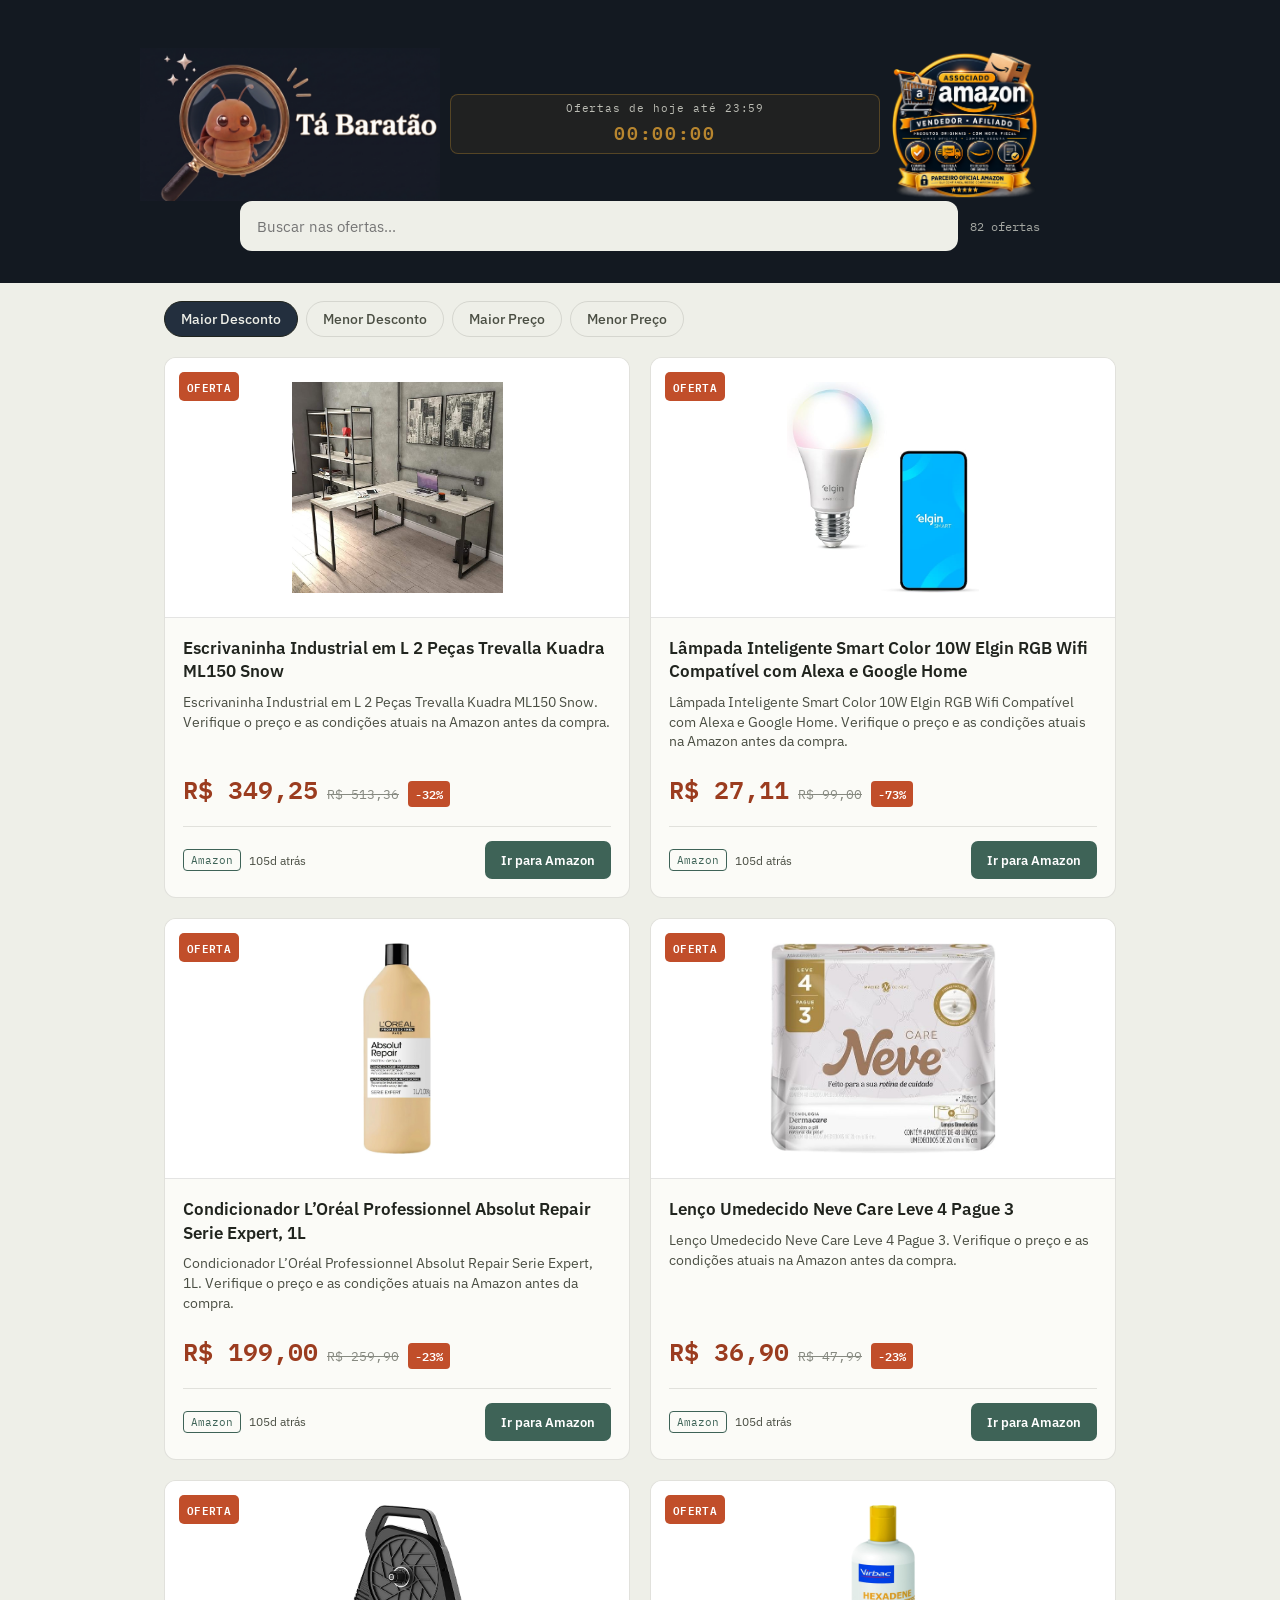
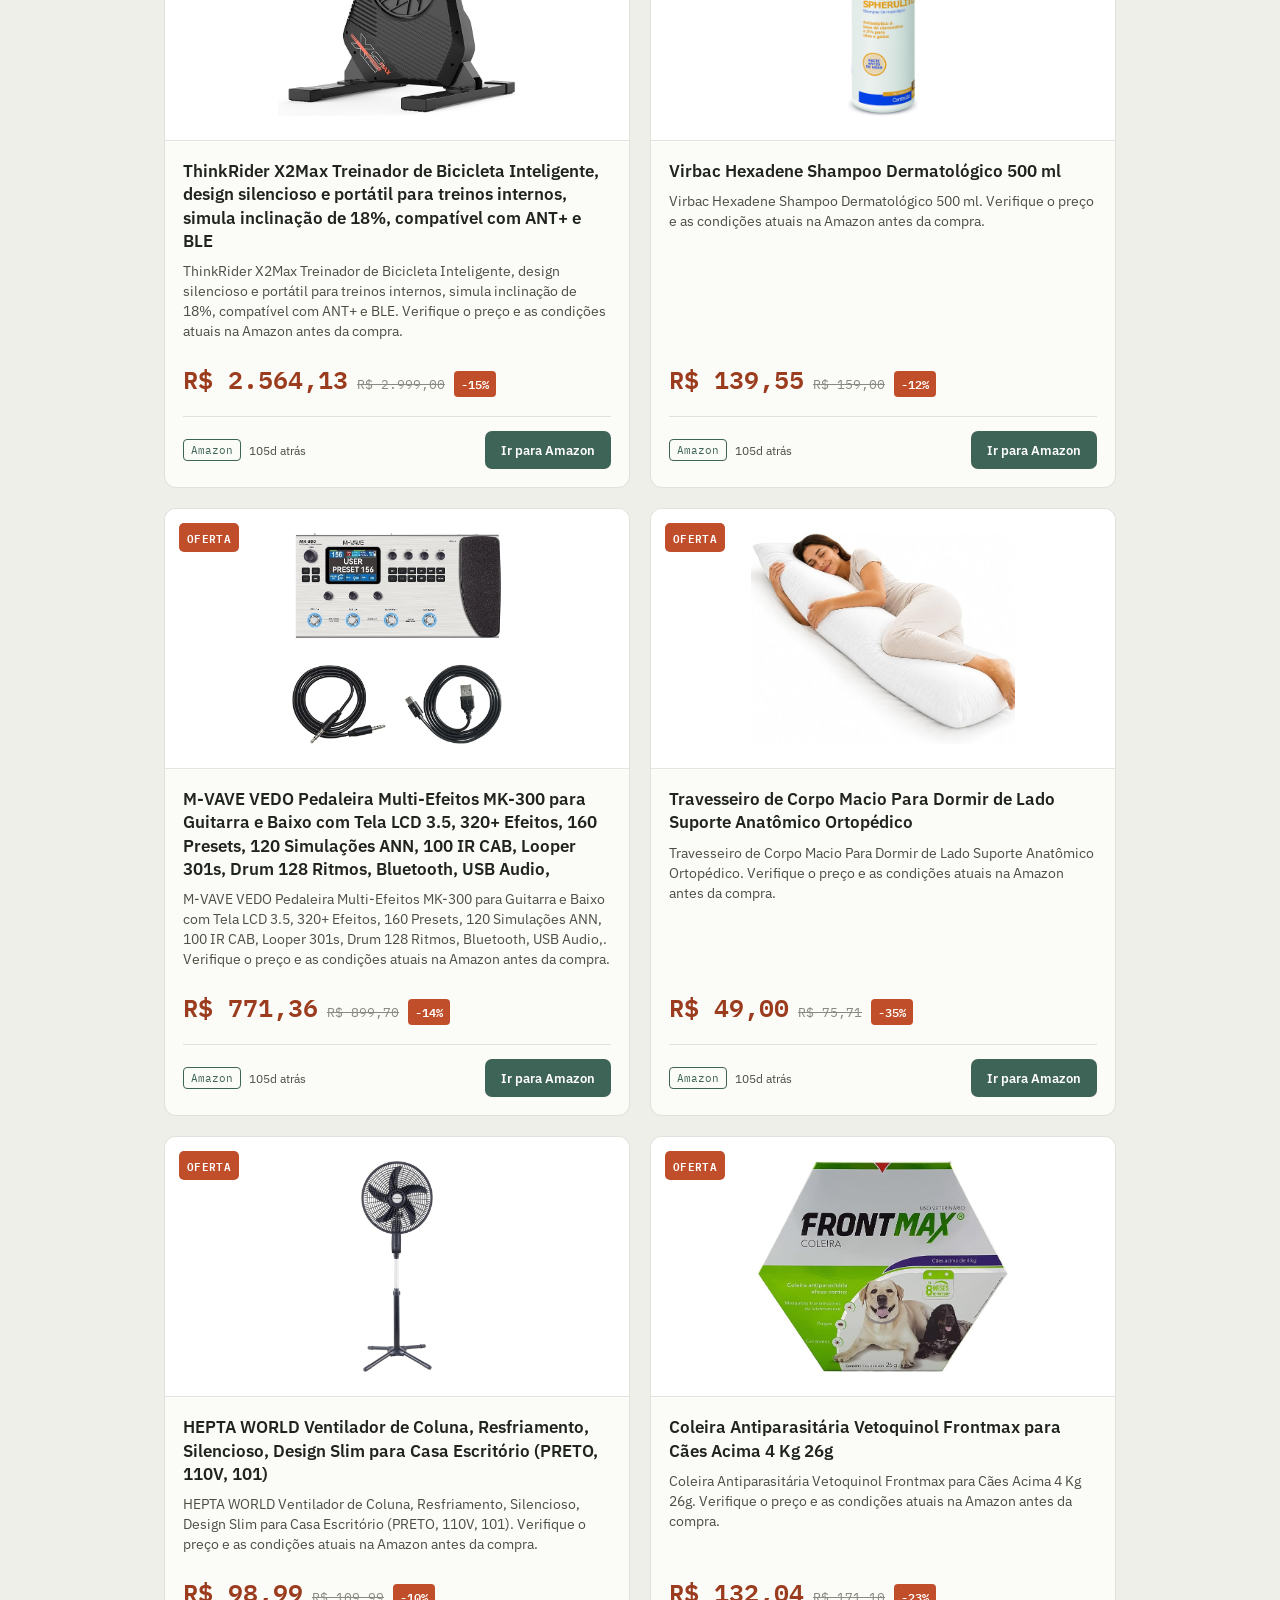
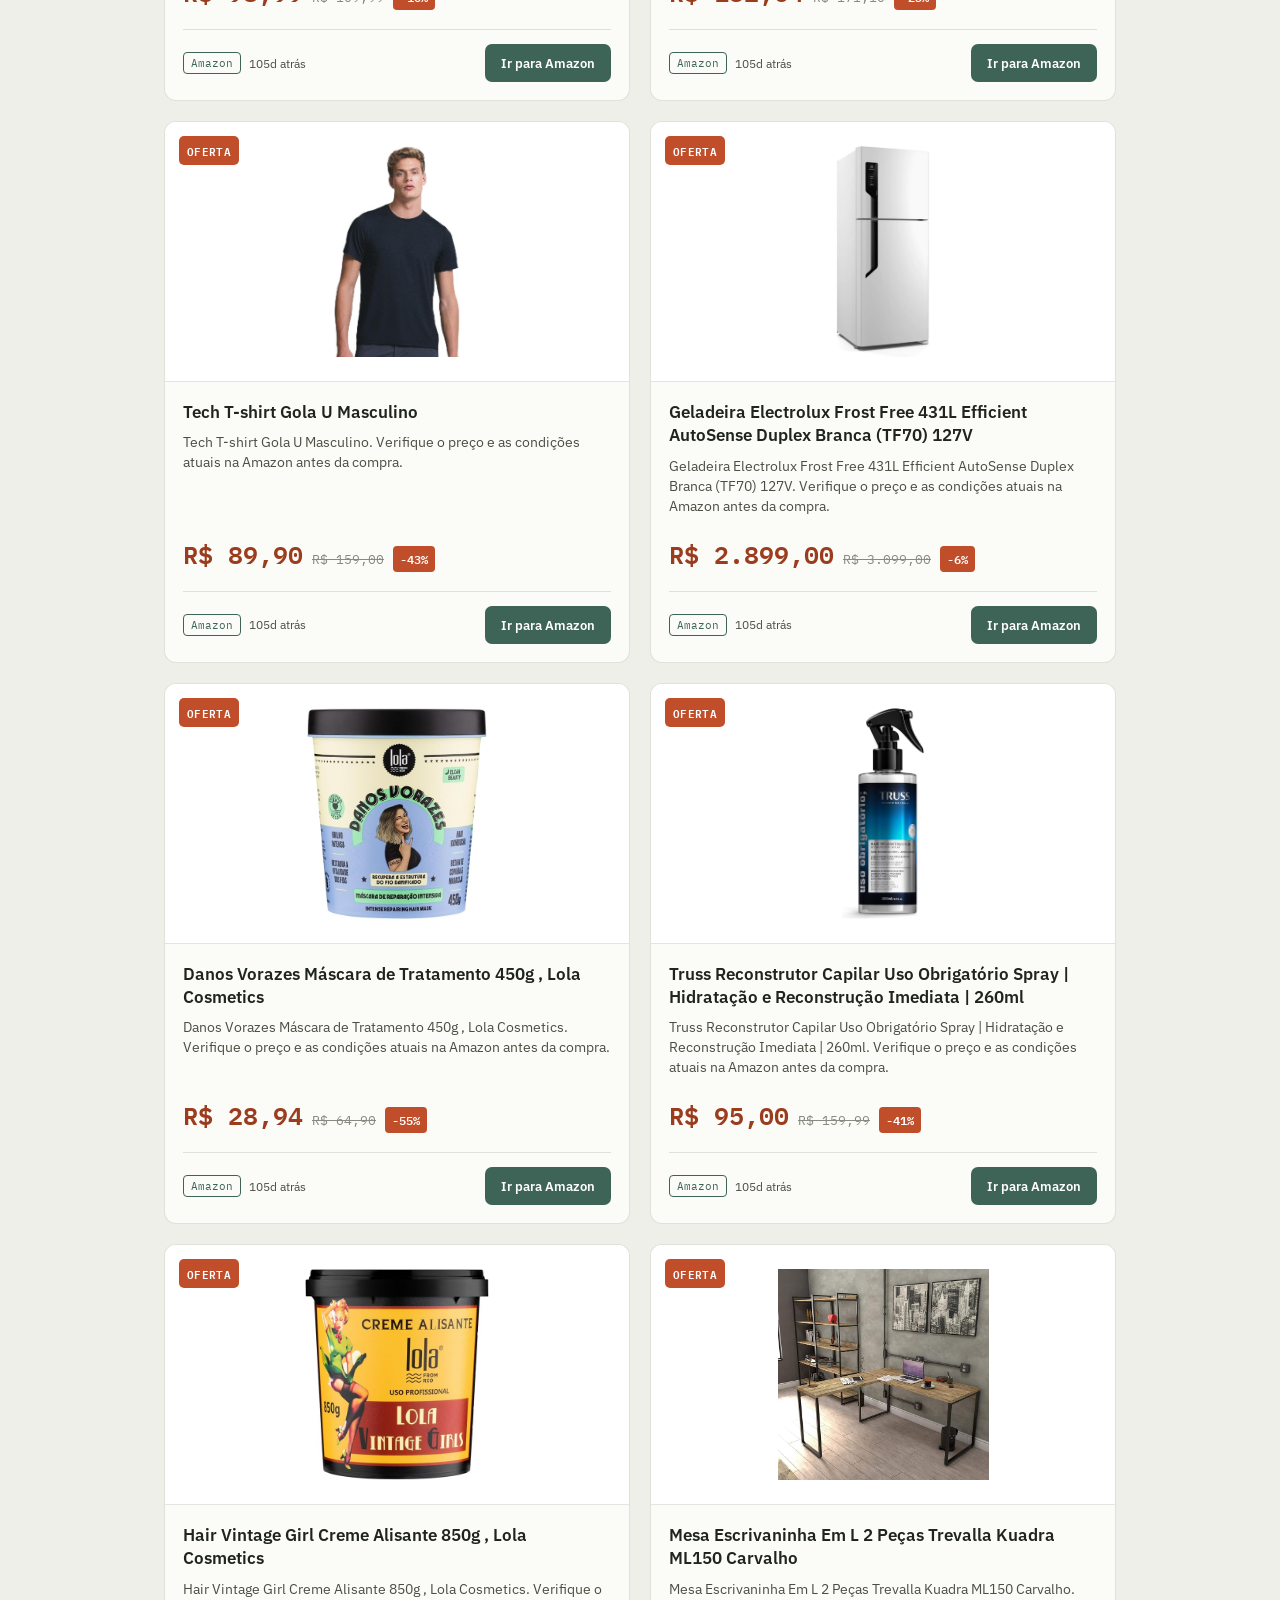
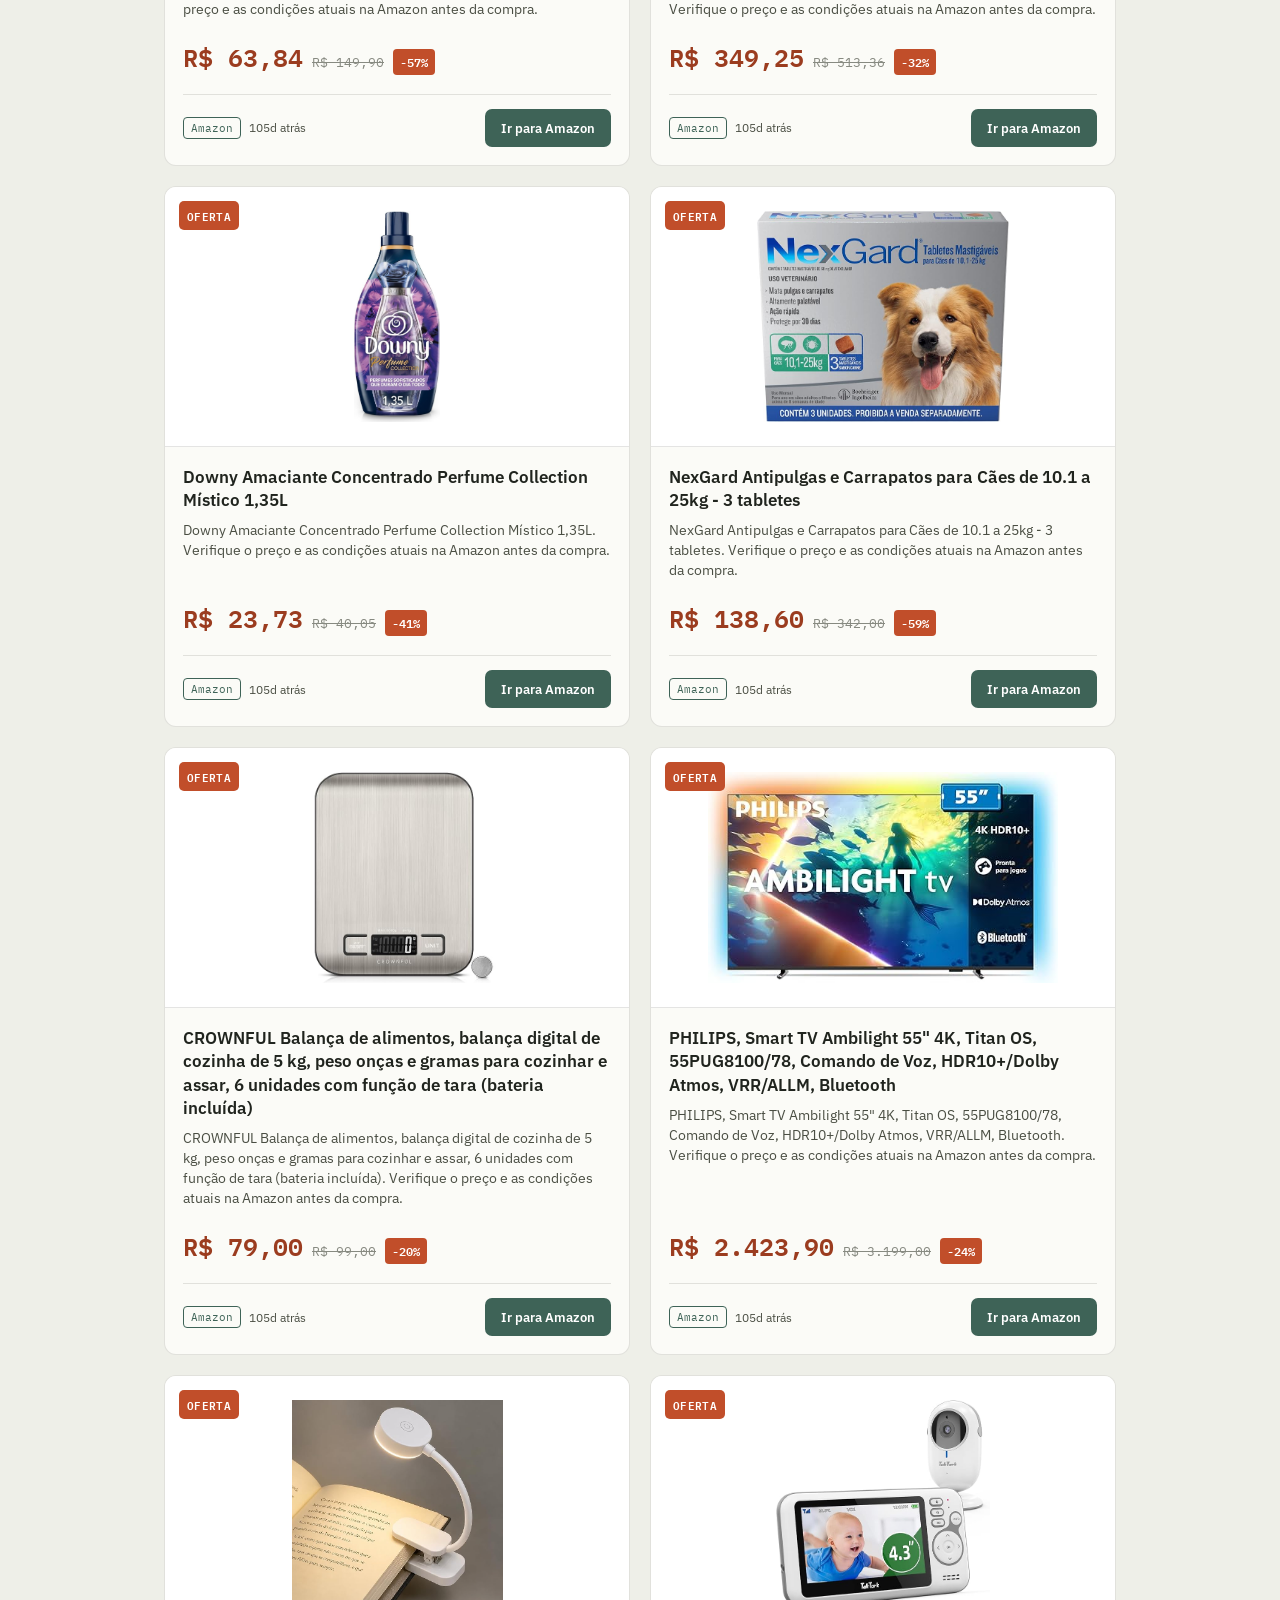
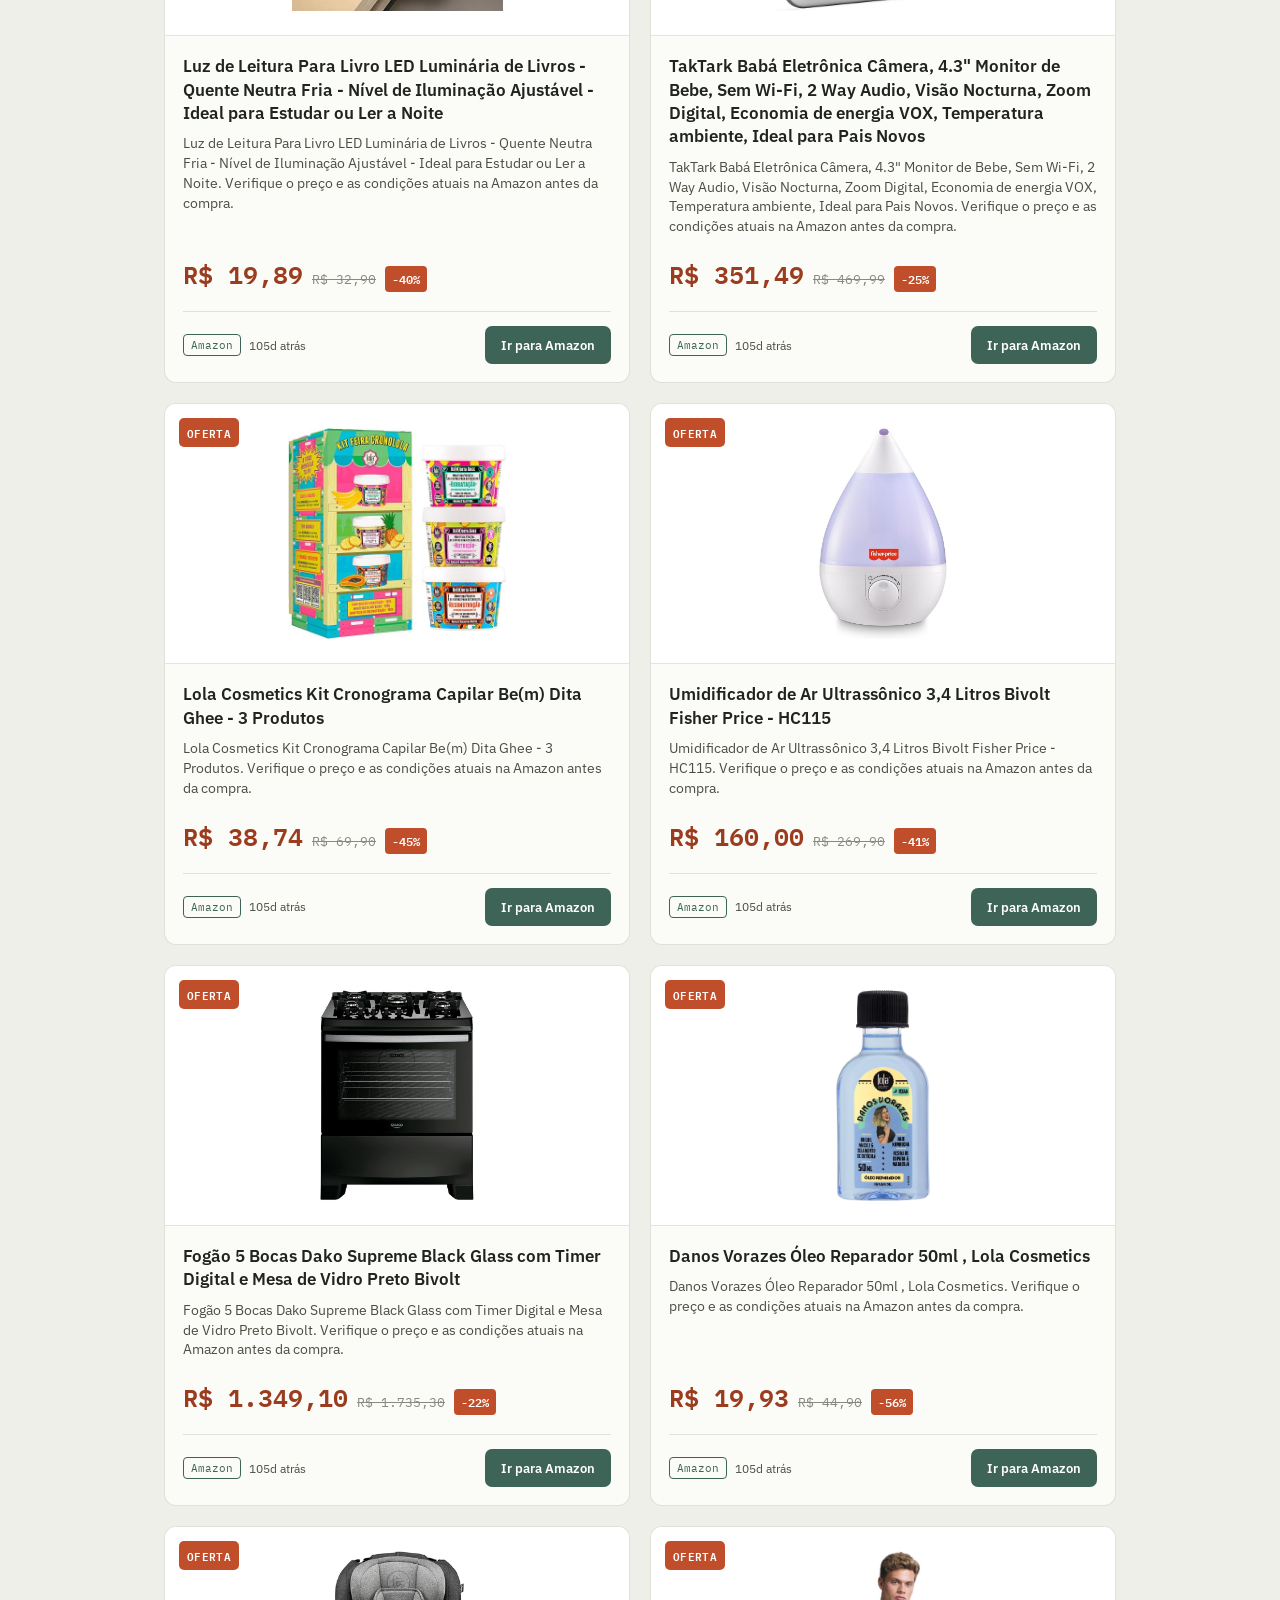
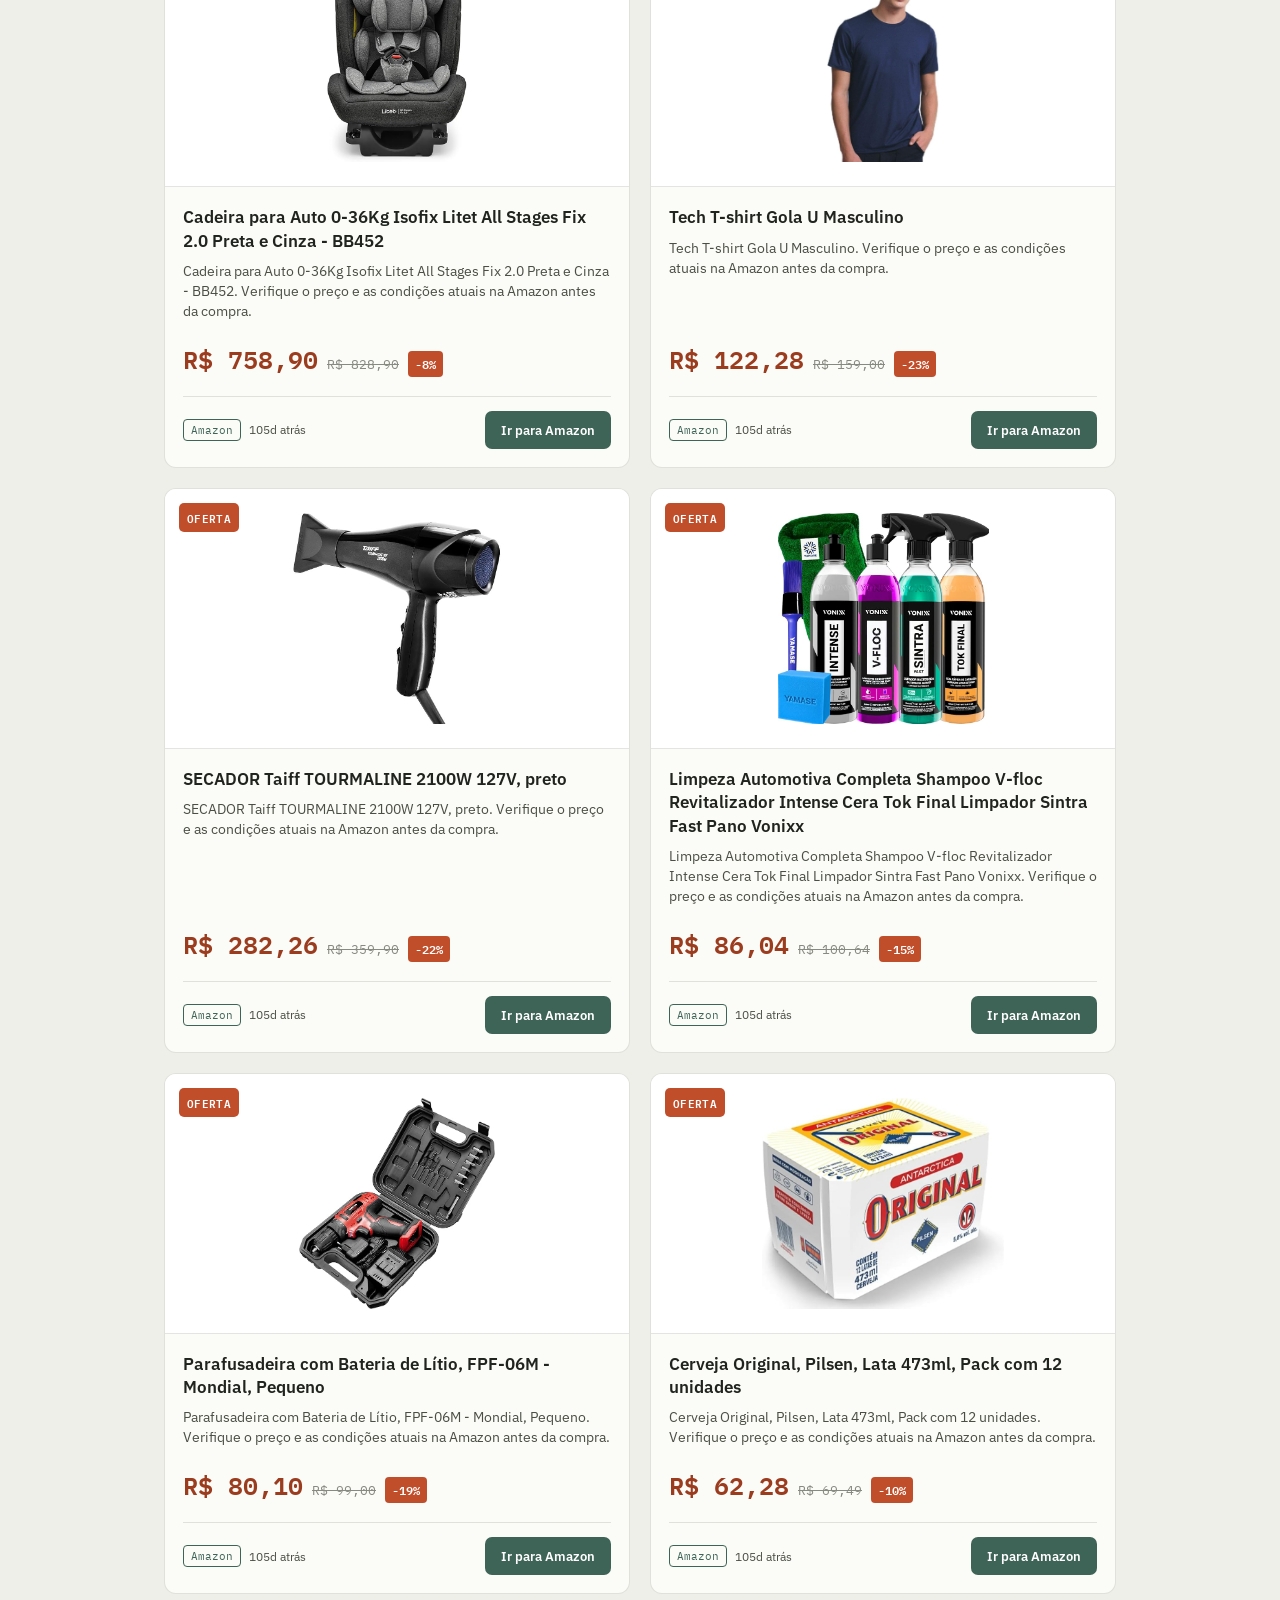
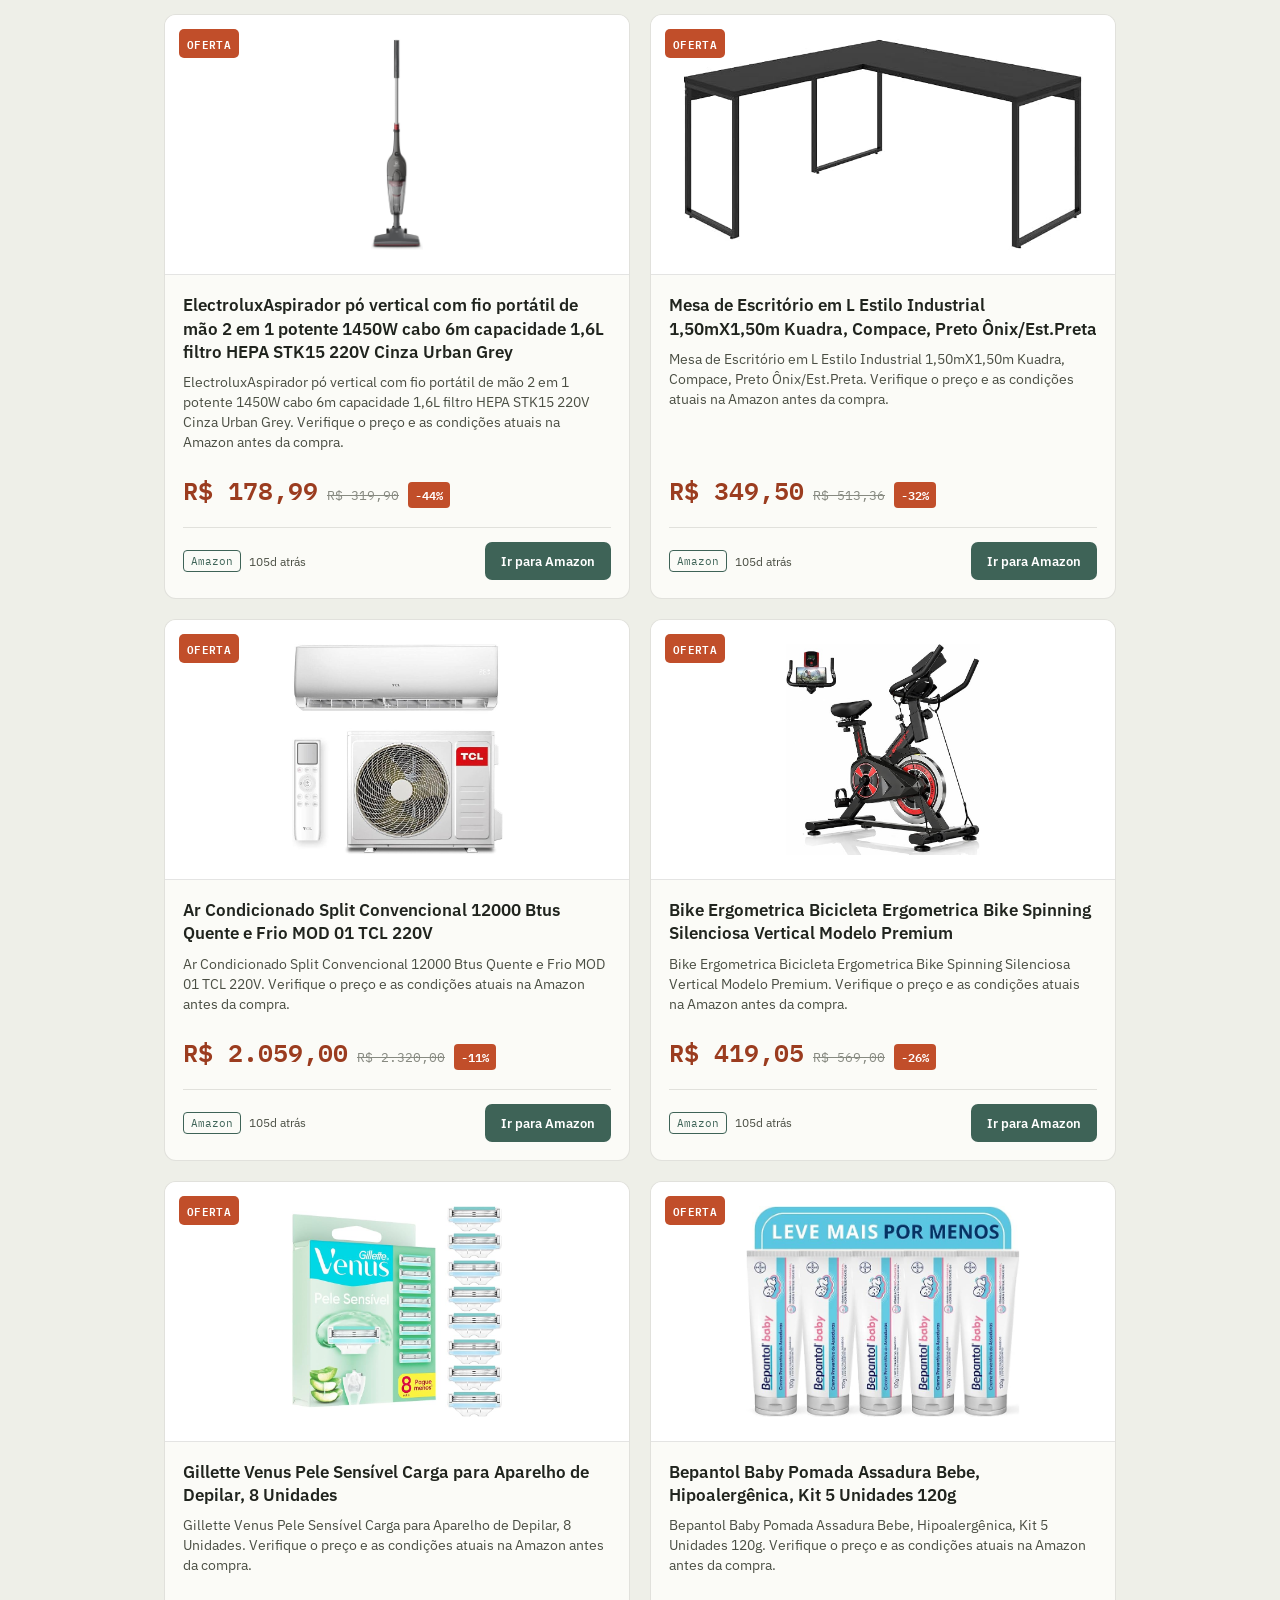
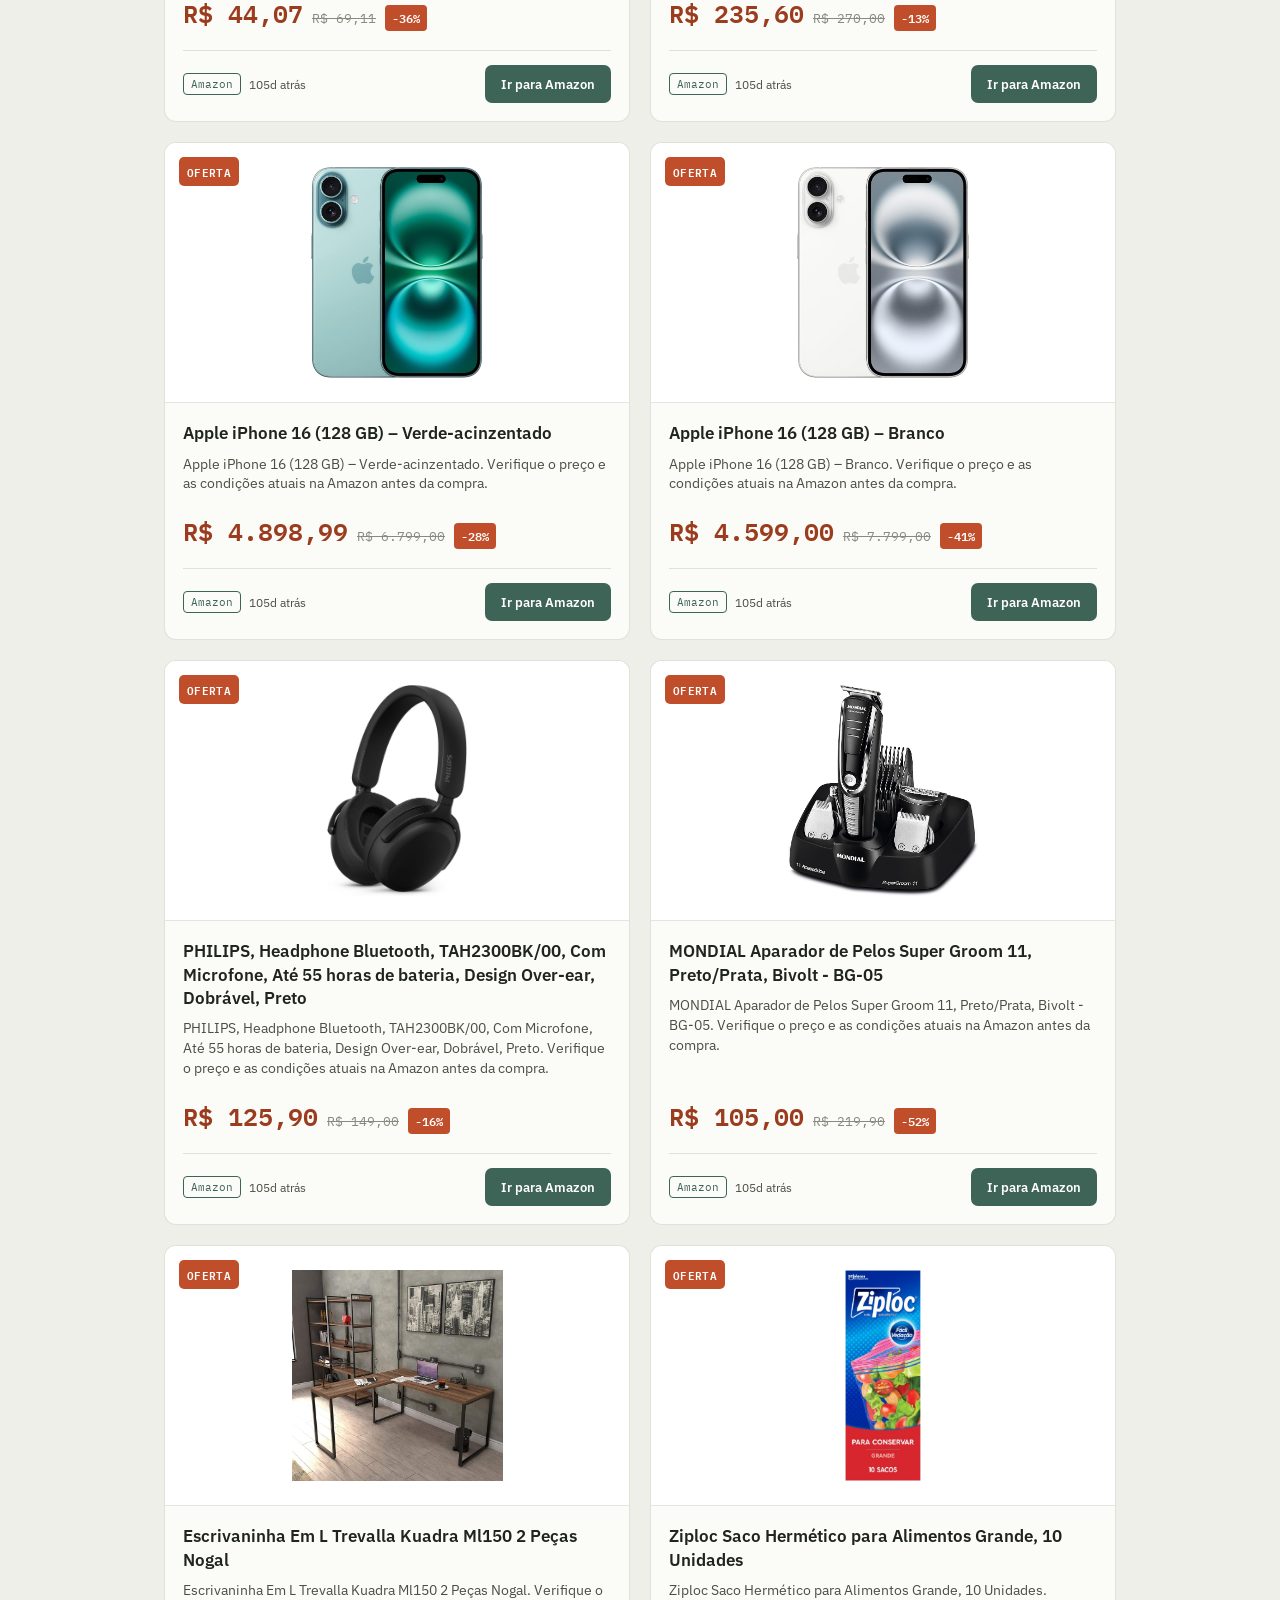
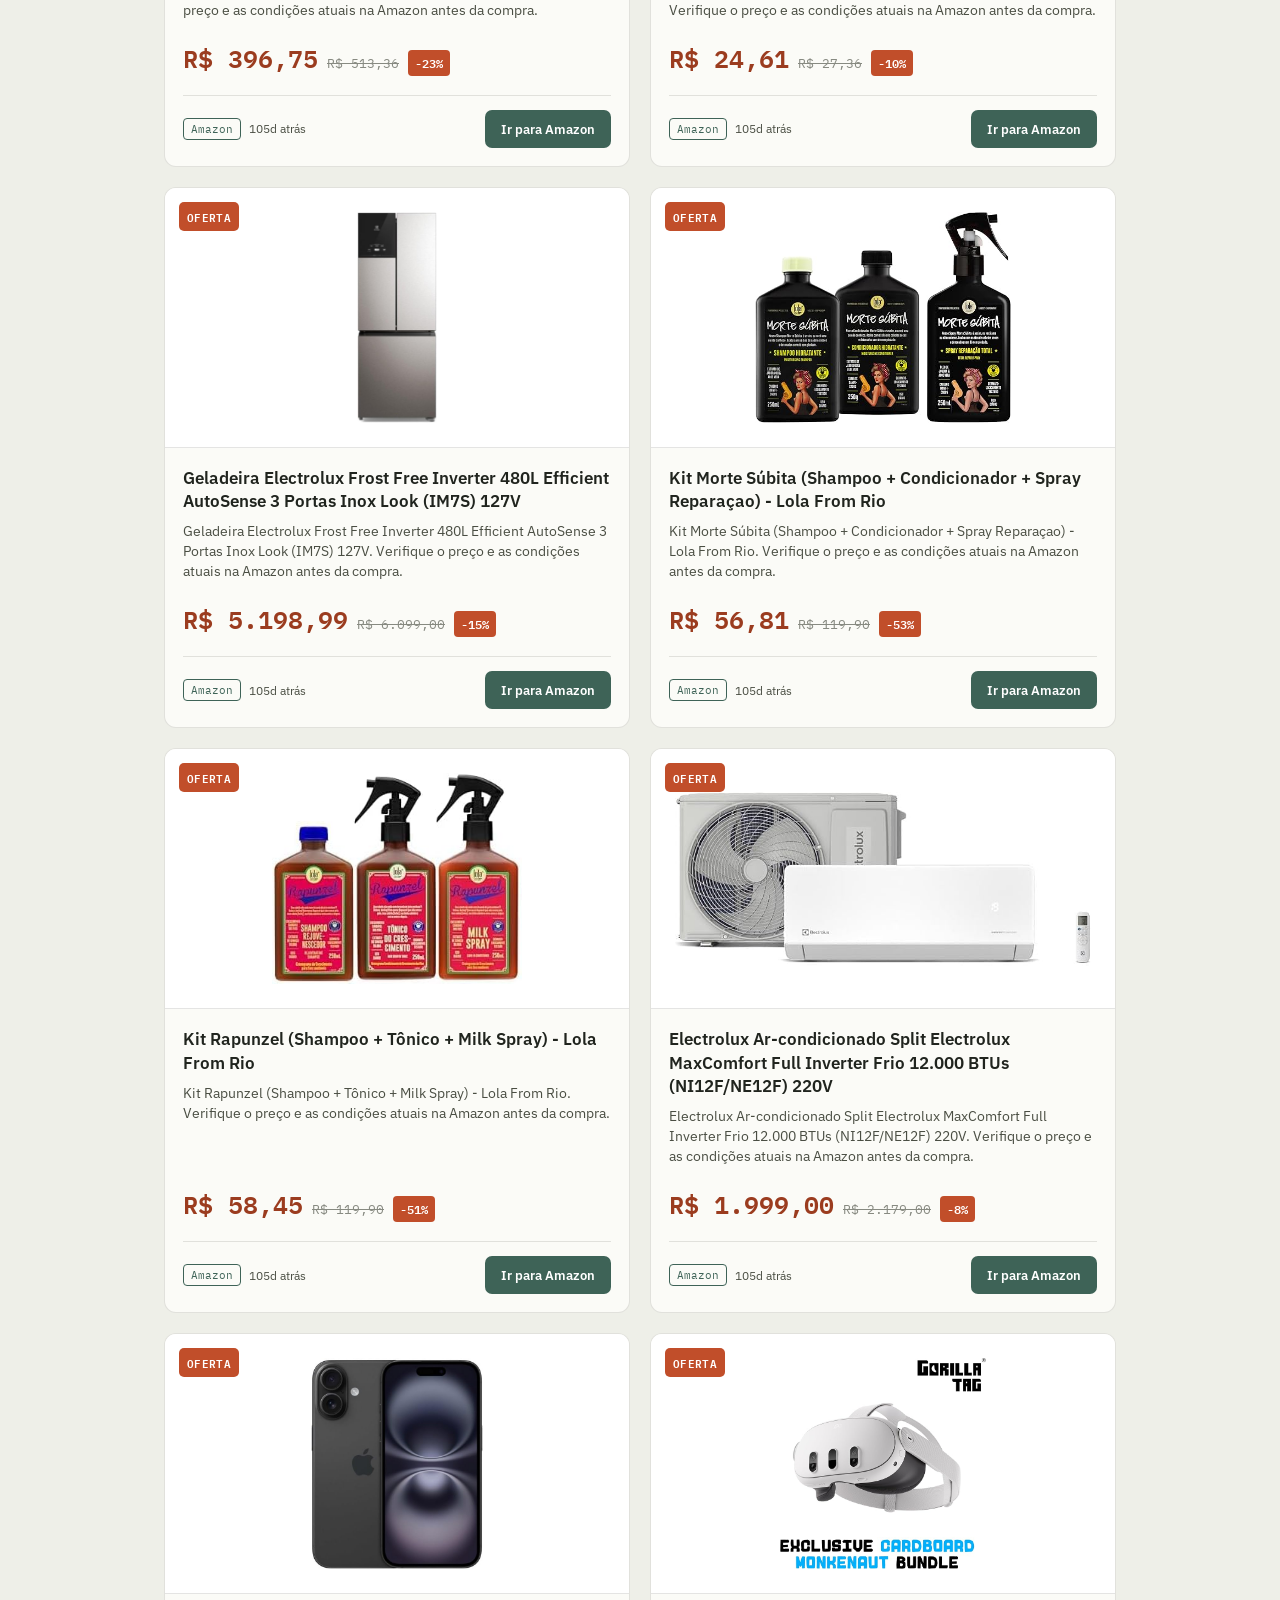
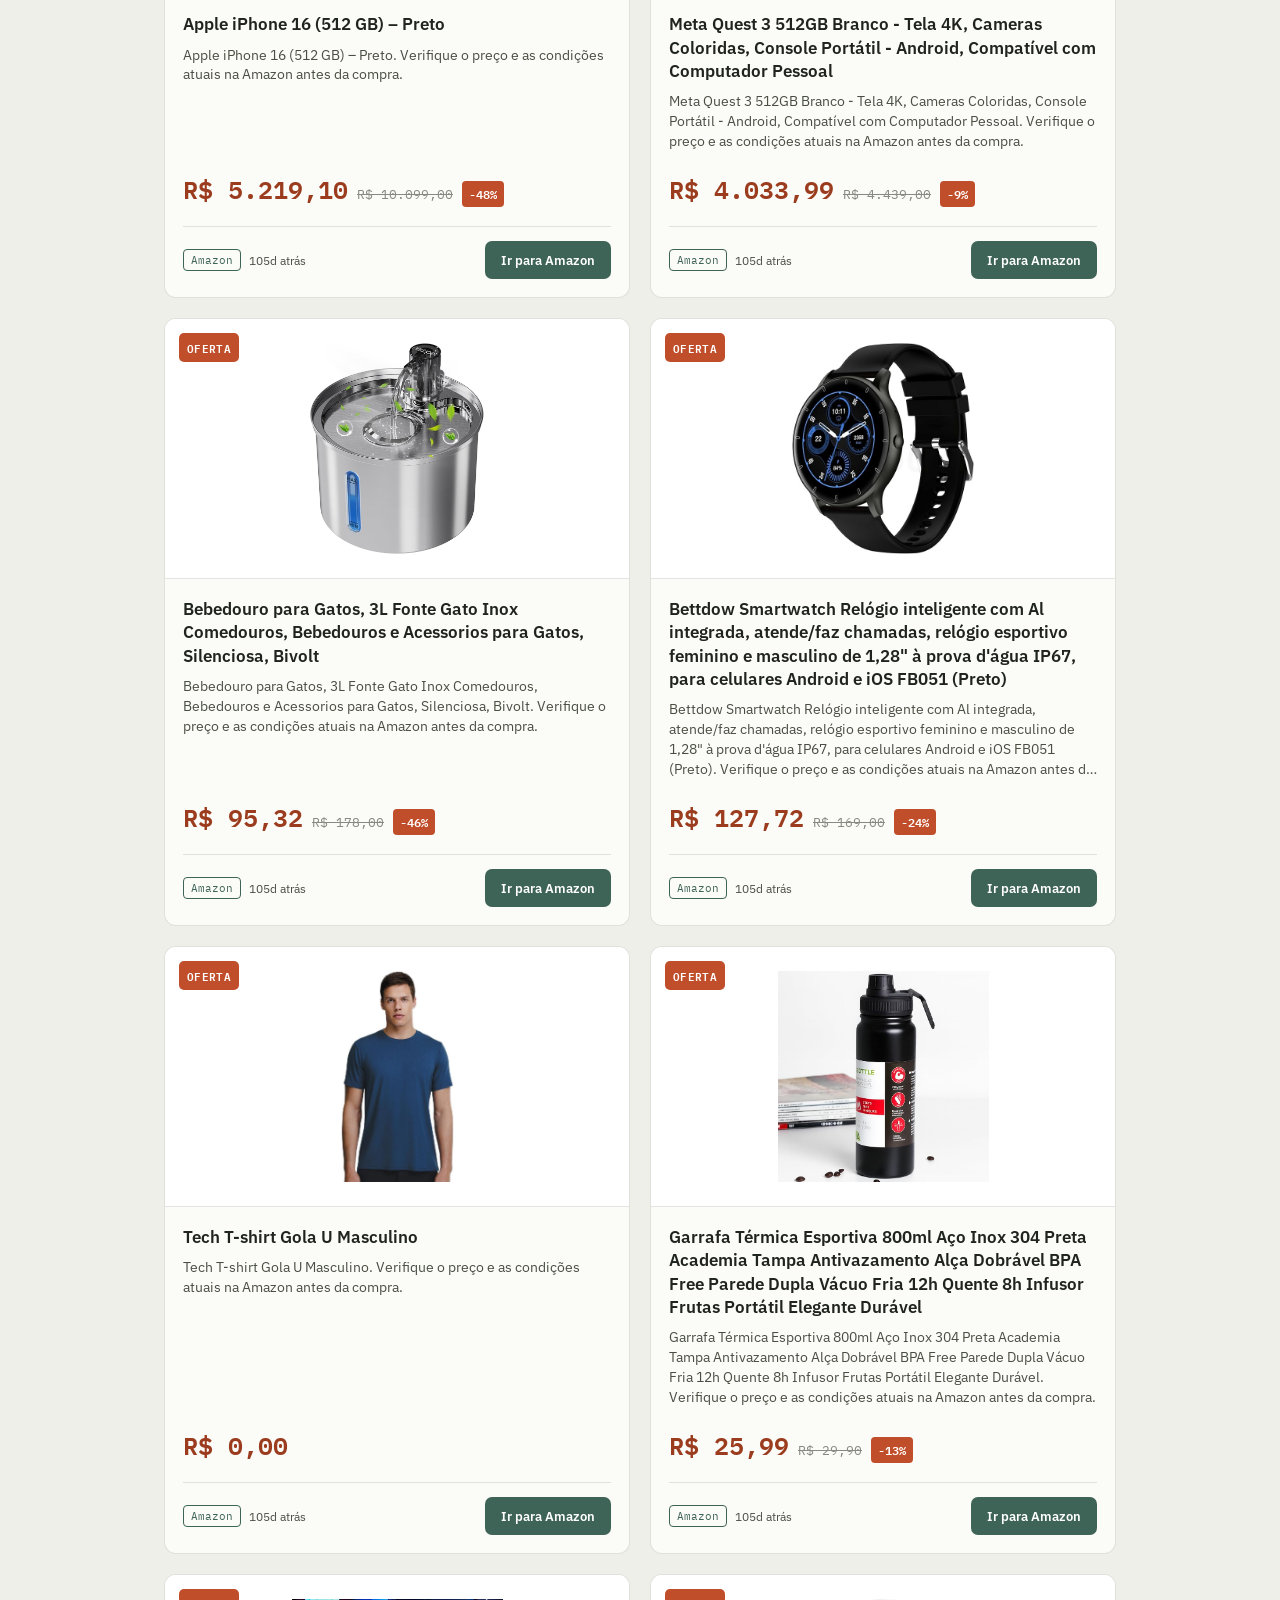
<file: index.html>
<!DOCTYPE html>
<html lang="pt-BR">
<head>
  <meta charset="UTF-8">
  <meta name="viewport" content="width=device-width, initial-scale=1.0">

  <title>tabaratao.com — Achados e ofertas</title>
  <meta name="description" content="Achados e ofertas que valem a pena.">

  <!-- Google tag (gtag.js) -->
  <script async src="https://www.googletagmanager.com/gtag/js?id=G-E05B4VB8Z8"></script>
  <script>
    window.dataLayer = window.dataLayer || [];
    function gtag(){dataLayer.push(arguments);}
    gtag('js', new Date());

    gtag('config', 'G-E05B4VB8Z8');
  </script>

  <link rel="preconnect" href="https://fonts.googleapis.com">
  <link rel="preconnect" href="https://fonts.gstatic.com" crossorigin>
  <link href="https://fonts.googleapis.com/css2?family=Fraunces:opsz,wght@9..144,500;9..144,600;9..144,700&family=IBM+Plex+Sans:wght@400;500;600&family=IBM+Plex+Mono:wght@500;600&display=swap" rel="stylesheet">

  <link rel="stylesheet" href="assets/style.css">

  <link rel="icon" type="image/x-icon" href="assets/favicon.ico">
  <link rel="icon" type="image/png" sizes="32x32" href="assets/favicon-32x32.png">
  <link rel="icon" type="image/png" sizes="16x16" href="assets/favicon-16x16.png">
  <link rel="apple-touch-icon" sizes="180x180" href="assets/apple-touch-icon.png">
</head>
<body>

<header class="site-header" style="background-color: #131921;">
  <div class="contour-bg" aria-hidden="true">
    <svg viewBox="0 0 1200 260" preserveAspectRatio="none">
      
    </svg>
  </div>
  <div class="header-inner">
    <div class="brand">
      <img src="assets/capa3d_site.jpe" alt="Ícone Tá Baratão" class="brand-logo" style="width: 30%; height: auto;">

      <div class="deals-countdown" aria-live="polite">
        <span class="countdown-label" id="countdown-label">Ofertas de hoje até 23:59</span>
        <span class="countdown-time" id="countdown-time">00:00:00</span>
      </div>

      <img src="assets/selo_parceiro.png" alt="Selo Parceiro Amazon" class="brand-logo brand-selo">
    </div>

    <div class="search-row">
      <input id="search-input" type="search" placeholder="Buscar nas ofertas..." autocomplete="off">
      <span class="result-count" id="result-count"></span>
    </div>
  </div>
</header>

<nav class="tabs" aria-label="Ordenar por">
  <button class="tab is-active" data-sort="discount-desc">Maior Desconto</button>
  <button class="tab" data-sort="discount-asc">Menor Desconto</button>
  <button class="tab" data-sort="price-desc">Maior Preço</button>
  <button class="tab" data-sort="price-asc">Menor Preço</button>
</nav>

<main class="deals-wrap">
  <section id="deals-grid" class="deals-grid" aria-live="polite"></section>
  <p id="empty-state" class="empty-state" hidden>Nenhum achado por aqui. Tenta outro termo de busca.</p>
</main>

<footer class="site-footer">
</footer>

<script src="assets/app.js"></script>
</body>
</html>
</file>
<file: assets/style.css>
/* ============================================================
   Garimpo — design
   ============================================================ */

:root {
  --stone-50: #EEEFE8;
  --stone-100: #E2E3D9;
  --stone-700: #4A4E43;

  --ink: #20241E;

  --rust: #C14E2A;
  --rust-dark: #9B3C1F;

  --verdigris: #3E6357;
  --gold: #B8862F;

  --card-bg: #FBFBF7;
  --line: rgba(32, 36, 30, 0.12);

  --font-display: "Fraunces", Georgia, serif;
  --font-body: "IBM Plex Sans", -apple-system, sans-serif;
  --font-mono: "IBM Plex Mono", ui-monospace, monospace;

  --radius: 12px;
}

* {
  box-sizing: border-box;
}

body {
  margin: 0;
  background: var(--stone-50);
  color: var(--ink);
  font-family: var(--font-body);
  -webkit-font-smoothing: antialiased;
}

/* ============================================================
   Header
   ============================================================ */

.site-header {
  position: relative;
  overflow: hidden;
  background: var(--ink);
  color: var(--stone-50);
  padding: 48px 24px 32px;
}

.contour-bg {
  position: absolute;
  inset: 0;
  opacity: 0.14;
  pointer-events: none;
}

.contour-bg svg {
  width: 100%;
  height: 100%;
}

.contour-bg path {
  fill: none;
  stroke: var(--gold);
  stroke-width: 1.5;
}

.header-inner {
  position: relative;
  max-width: 1000px;
  margin: 0 auto;
}

.brand {
  display: flex;
  align-items: center;
  gap: 10px;
}

.brand-main {
  width: 30%;
  height: auto;
}

.brand-selo {
  width: 15%;
  height: auto;
  margin-left: auto;
  margin-right: calc((100% - 800px) / 2);
}

.deals-countdown {
  display: flex;
  flex-direction: column;
  align-items: center;
  justify-content: center;

  flex: 1;
  gap: 2px;

  padding: 6px 14px;

  border: 1px solid rgba(184, 134, 47, 0.35);
  border-radius: 8px;
  background: rgba(184, 134, 47, 0.08);
}

.countdown-label {
  font-family: var(--font-mono);
  font-size: 0.66rem;
  letter-spacing: 0.09em;

  color: var(--stone-100);
  opacity: 0.8;

  white-space: nowrap;
}

.countdown-time {
  font-family: var(--font-mono);
  font-size: 1.15rem;
  font-weight: 600;

  color: var(--gold);
  letter-spacing: 0.09em;

  font-variant-numeric: tabular-nums;
}

.brand-mark {
  font-size: 1.4rem;
  transform: rotate(-15deg);
  display: inline-block;
  color: var(--gold);
}

.brand-name {
  font-family: var(--font-display);
  font-weight: 600;
  font-size: 2.1rem;
  letter-spacing: -0.01em;
}

.tagline {
  margin: 4px 0 24px;
  color: var(--stone-100);
  font-size: 0.95rem;
  opacity: 0.85;
}

.search-row {
  max-width: 800px;
  margin: 0 auto;
  display: flex;
  align-items: center;
  gap: 12px;
}

#search-input {
  flex: 1;
  padding: 14px 16px;
  border-radius: var(--radius);
  border: 1px solid transparent;
  font-family: var(--font-body);
  font-size: 0.95rem;
  background: var(--stone-50);
  color: var(--ink);
}

#search-input:focus-visible {
  outline: 2px solid var(--gold);
  outline-offset: 2px;
}

.result-count {
  font-family: var(--font-mono);
  font-size: 0.78rem;
  color: var(--stone-100);
  opacity: 0.7;
  white-space: nowrap;
}

/* ============================================================
   Tabs
   ============================================================ */

.tabs {
  max-width: 1000px;
  margin: 0 auto;
  display: flex;
  gap: 8px;
  padding: 18px 24px 0;
}

.tab {
  font-family: var(--font-body);
  font-weight: 500;
  font-size: 0.88rem;

  background: none;
  border: 1px solid var(--line);
  color: var(--stone-700);

  padding: 8px 16px;
  border-radius: 999px;
  cursor: pointer;

  transition:
    background 0.15s ease,
    color 0.15s ease,
    border-color 0.15s ease;
}

.tab:hover {
  border-color: var(--verdigris);
}

.tab.is-active {
  /* background: var(--ink); */
  background: #232f3e;
  color: var(--stone-50);
  border-color: var(--ink);
}

/* ============================================================
   Deals
   ============================================================ */

.deals-wrap {
  max-width: 1000px;
  margin: 0 auto;
  padding: 20px 24px 60px;
}

.deals-grid {
  display: grid;
  grid-template-columns: repeat(2, minmax(0, 1fr));
  gap: 20px;
}

/* ============================================================
   Card
   ============================================================ */

.deal-card {
  display: flex;
  flex-direction: column;

  background: var(--card-bg);

  border: 1px solid var(--line);
  border-radius: var(--radius);

  overflow: hidden;

  min-width: 0;

  transition:
    transform 0.15s ease,
    box-shadow 0.15s ease;
}

.deal-card:hover {
  transform: translateY(-2px);
  box-shadow: 0 8px 24px rgba(32, 36, 30, 0.08);
}

/* ============================================================
   Product image
   ============================================================ */

.deal-image-wrap {
  position: relative;

  height: 260px;

  display: flex;
  align-items: center;
  justify-content: center;

  background: #fff;

  border-bottom: 1px solid var(--line);
}

.deal-thumb {
  width: 100%;
  height: 100%;

  object-fit: contain;

  padding: 24px;

  display: block;
}

.deal-image-wrap.image-error::after {
  content: "Imagem indisponível";

  color: var(--stone-700);
  font-size: 0.85rem;
}

/* ============================================================
   Category badge
   ============================================================ */

.deal-category {
  position: absolute;

  top: 14px;
  left: 14px;

  background: var(--rust);
  color: #fff;

  font-family: var(--font-mono);
  font-size: 0.68rem;
  font-weight: 600;

  padding: 5px 8px;

  border-radius: 5px;

  letter-spacing: 0.03em;
}

/* ============================================================
   Card body
   ============================================================ */

.deal-body {
  display: flex;
  flex-direction: column;

  flex: 1;

  padding: 18px;
}

.deal-title {
  font-family: var(--font-body);
  font-weight: 600;

  font-size: 1.08rem;
  line-height: 1.35;

  margin: 0 0 10px;
}

.deal-desc {
  font-size: 0.86rem;
  line-height: 1.45;

  color: var(--stone-700);

  margin: 0 0 18px;

  display: -webkit-box;
  -webkit-line-clamp: 4;
  -webkit-box-orient: vertical;
  overflow: hidden;
}

/* ============================================================
   Price
   ============================================================ */

.price-area {
  display: flex;
  align-items: baseline;
  flex-wrap: wrap;

  gap: 9px;

  margin-top: auto;
  margin-bottom: 18px;

  font-family: var(--font-mono);
}

.price-now {
  font-size: 1.55rem;
  font-weight: 600;

  color: var(--rust-dark);
}

.price-was {
  font-size: 0.82rem;

  text-decoration: line-through;

  color: var(--stone-700);
  opacity: 0.65;
}

.discount-badge {
  font-family: var(--font-mono);

  font-size: 0.72rem;
  font-weight: 600;

  color: #fff;
  background: var(--rust);

  padding: 3px 7px;

  border-radius: 4px;
}

/* ============================================================
   Footer / action
   ============================================================ */

.deal-footer {
  display: flex;

  align-items: center;
  justify-content: space-between;

  gap: 12px;

  padding-top: 14px;

  border-top: 1px solid var(--line);
}

.deal-meta {
  display: flex;
  align-items: center;

  gap: 8px;

  min-width: 0;

  font-size: 0.76rem;

  color: var(--stone-700);
}

.store-badge {
  font-family: var(--font-mono);

  border: 1px solid var(--verdigris);

  color: var(--verdigris);

  padding: 3px 7px;

  border-radius: 4px;

  font-size: 0.68rem;
}

.go-link {
  display: inline-flex;

  align-items: center;
  justify-content: center;

  flex-shrink: 0;

  font-family: var(--font-body);
  font-weight: 600;

  font-size: 0.84rem;

  color: #fff;
  background: var(--verdigris);

  padding: 10px 16px;

  border-radius: 7px;

  text-decoration: none;

  white-space: nowrap;

  transition:
    background 0.15s ease,
    transform 0.15s ease;
}

.go-link:hover {
  background: #335249;
  transform: translateY(-1px);
}

/* ============================================================
   Empty state
   ============================================================ */

.empty-state {
  text-align: center;

  padding: 40px 0;

  color: var(--stone-700);

  font-family: var(--font-display);
  font-size: 1.1rem;
}

/* ============================================================
   Footer
   ============================================================ */

.site-footer {
  max-width: 1000px;

  margin: 0 auto;

  padding: 24px 24px 48px;

  border-top: 1px solid var(--line);
}

.disclosure {
  font-size: 0.78rem;

  color: var(--stone-700);

  line-height: 1.5;

  max-width: 700px;
}

.credits {
  font-family: var(--font-mono);

  font-size: 0.72rem;

  color: var(--stone-700);

  opacity: 0.6;

  margin-top: 10px;
}

/* ============================================================
   Responsive
   ============================================================ */

@media (max-width: 720px) {

  .deals-grid {
    grid-template-columns: 1fr;
  }

  .deal-image-wrap {
    height: 280px;
  }

}

@media (max-width: 480px) {

  .site-header {
    padding: 36px 18px 24px;
  }

  .header-inner {
    width: 100%;
  }

  .brand-name {
    font-size: 1.8rem;
  }

  .brand {
    flex-wrap: wrap;
    justify-content: center;
    row-gap: 8px;
  }

  .deals-countdown {
    padding: 4px 8px;
  }

  .countdown-label {
    font-size: 0.58rem;
  }

  .countdown-time {
    font-size: 0.95rem;
  }

  .tabs {
    padding-left: 18px;
    padding-right: 18px;
    overflow-x: auto;
  }

  .deals-wrap {
    padding-left: 18px;
    padding-right: 18px;
  }

  .deal-image-wrap {
    height: 240px;
  }

  .deal-body {
    padding: 16px;
  }

  .price-now {
    font-size: 1.4rem;
  }

  .deal-footer {
    align-items: stretch;
    flex-direction: column;
  }

  .go-link {
    width: 100%;
  }

}

@media (prefers-reduced-motion: reduce) {

  * {
    transition: none !important;
  }

}
</file>
